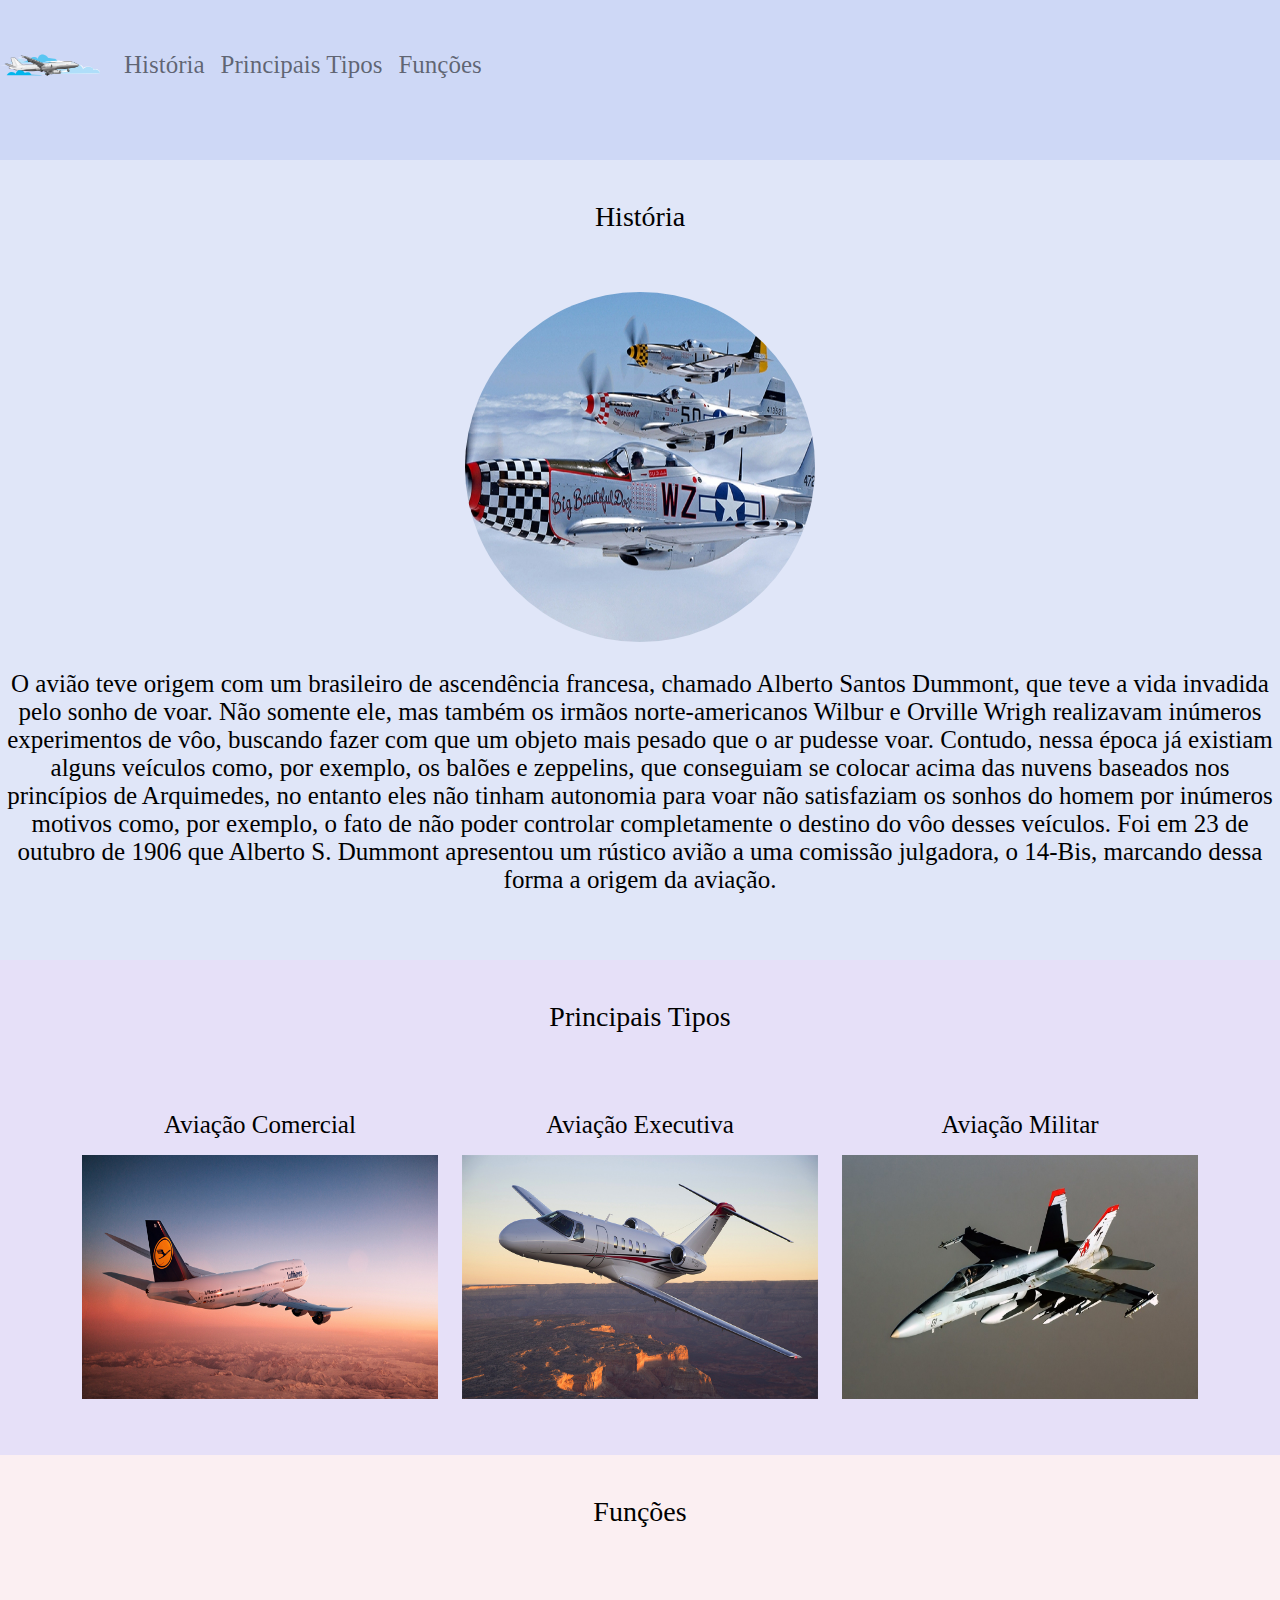
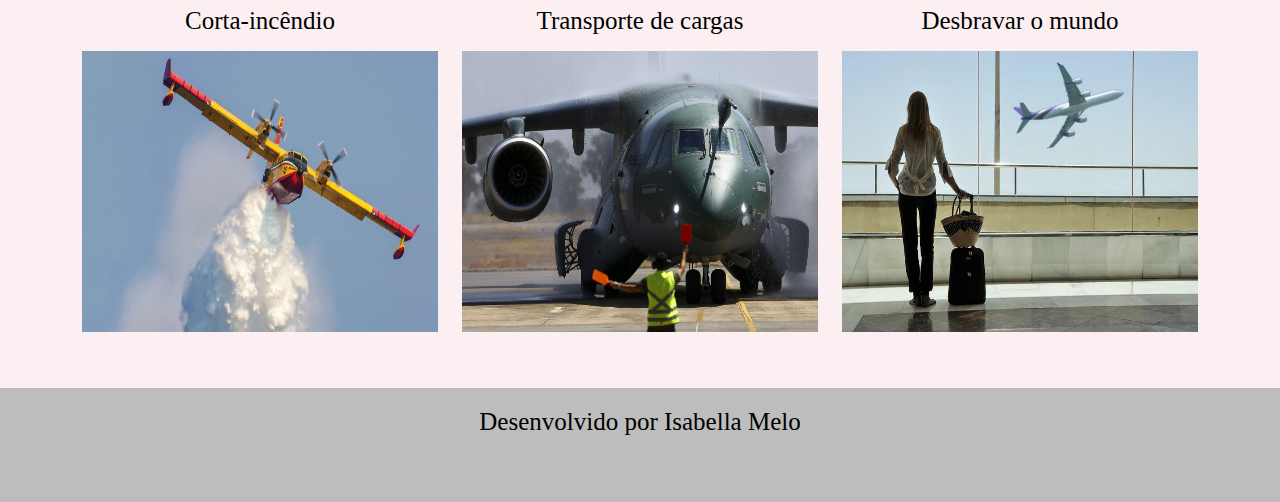
<file: guia-avioes/index.html>
<!DOCTYPE html>
<html lang="pt-br">
    <head>
        <title>Guia dos Aviões</title>
        <meta charset="utf-8">
        <link rel="stylesheet" type="text/css" href="bootstrap/css/bootstrap.min.css">
        <link rel="stylesheet" type="text/css" href="css/style.css">
    </head>
    <body>
        <nav class="navbar navbar-expand-lg navbar-light margin">
            <a class="navbar-brand" href="#">
                <img src="img/—Pngtree—comercial air plane_3711718.png" alt="" width="100" height="80">
            </a>
            <div class="collapse navbar-collapse">
                <ul class="navbar-nav">
                    <li class="nav-item">
                        <a class="nav-link" aria-current="page" href="#historia">História</a>
                    </li>
                    <li class="nav-item">
                        <a class="nav-link" aria-current="page" href="#principais-tipos">Principais Tipos</a>
                    </li>
                    <li class="nav-item">
                        <a class="nav-link" aria-current="page" href="#funcoes">Funções</a>
                    </li>
                </ul>
            </div>
        </nav>
        <section id="historia">
            <div class="container-fluif historia text-center margin">
                <h3 class="margin">História</h3>
                <img src="img/Pilatus PC-12NG.jpg" class="rounded-circle" width="350" height="350">
                <p> <br/> O avião teve origem com um brasileiro de ascendência francesa, chamado Alberto Santos Dummont, que teve a vida invadida pelo sonho de voar. Não somente ele, mas também os irmãos norte-americanos Wilbur e Orville Wrigh realizavam inúmeros experimentos de vôo, buscando fazer com que um objeto mais pesado que o ar pudesse voar. Contudo, nessa época já existiam alguns veículos como, por exemplo, os balões e zeppelins, que conseguiam se colocar acima das nuvens baseados nos princípios de Arquimedes, no entanto eles não tinham autonomia para voar não satisfaziam os sonhos do homem por inúmeros motivos como, por exemplo, o fato de não poder controlar completamente o destino do vôo desses veículos. Foi em 23 de outubro de 1906 que Alberto S. Dummont apresentou um rústico avião a uma comissão julgadora, o 14-Bis, marcando dessa forma a origem da aviação.</p>
            </div>
        </section>
        <section id="principais-tipos">
            <div class="container-fluif principais-tipos text-center margin">
                <h3 class="margin">Principais Tipos</h3>
                <div class="container margin">
                    <div class="row">
                        <div class="col-lg-4">
                            <p>Aviação Comercial</p>
                            <img src="img/Comerciaç.jpg" width="100%" height="100%">
                        </div>
                        <div class="col-lg-4">
                            <p>Aviação Executiva</p>
                            <img src="img/executivo.jpg" width="100%" height="100%">
                        </div>
                        <div class="col-lg-4">
                            <p>Aviação Militar</p>
                            <img src="img/militar.jpg" width="100%" height="100%">
                        </div>
                    </div>

                </div>
            </div>
        </section>
        <section id="funcoes">
            <div class="container-fluid text-center margin funcoes">
                <h3 class="margin">Funções</h3>
                <div class="container margin">
                    <div class="row">
                        <div class="col-lg-4">
                            <p>Corta-incêndio</p>
                            <img src="img/bombeiros.jpg" width="100%" height="100%">
                        </div>
                        <div class="col-lg-4">
                            <p>Transporte de cargas</p>
                            <img src="img/transporte-cargas.jpg" width="100%" height="100%"> 
                        </div>
                        <div class="col-lg-4">
                            <p>Desbravar o mundo</p>
                            <img src="img/viagens.jpg" width="100%" height="100%">
                        </div>
                    </div>
                </div>
            </div>   
        </section>

        <footer class="container-fluif footer text-center margin">
            <p>Desenvolvido por Isabella Melo</p>
        </footer>
    </body>

</html>
</file>
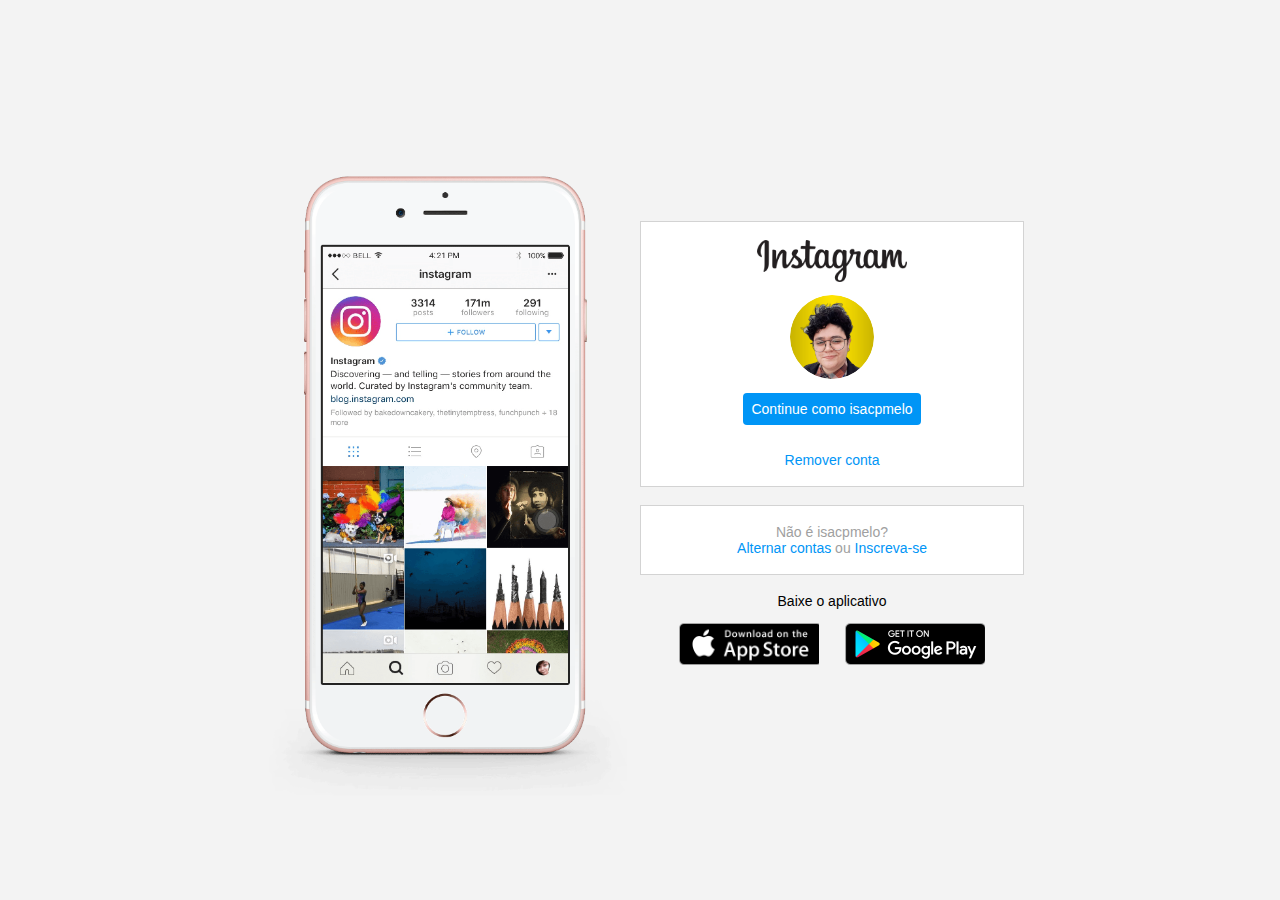
<file: Landing Page Instagram/index.html>
<!DOCTYPE html>
<html lang="en">
<head>
    <meta charset="UTF-8">
    <meta http-equiv="X-UA-Compatible" content="IE=edge">
    <meta name="viewport" content="width=device-width, initial-scale=1.0">
    <link rel="stylesheet" href="style.css">
    <title>Instagram</title>
</head>
<body>
    <div class="instagram-wrapper">
        <div class="instagram-phone">
            <img src="img/instagram-celular.png" alt="">
        </div>
        <div class="instagram-continue">
            <div class="group">
                <img src="img/instagram-logo.png" class="instagram-logo" alt="Instagram Logo">
                <div class="profile-photo">
                    <img src="img/profile-pic.png" alt="Foto de Perfil">
                </div>
                <a href="#" class="instagram-login">Continue como isacpmelo</a>
                <a href="#" class="instagram-logout">Remover conta</a>
            </div>
            <div class="group">
                <p class="not-account"> 
                    Não é isacpmelo?
                </p>
                <p class="not-account"> 
                    <span class="link-blue">Alternar contas</span>
                    ou 
                    <span class="link-blue">Inscreva-se</span>
                </p>
            </div>
            <div class="get-the-app">
                <p class="get-app">Baixe o aplicativo</p>
                <div class="download">
                    <a href="#" class="app-download"></a>
                    <a href="#" class="app-download"></a>
                </div>
            </div>
        </div>
    </div>
</body>
</html>
</file>
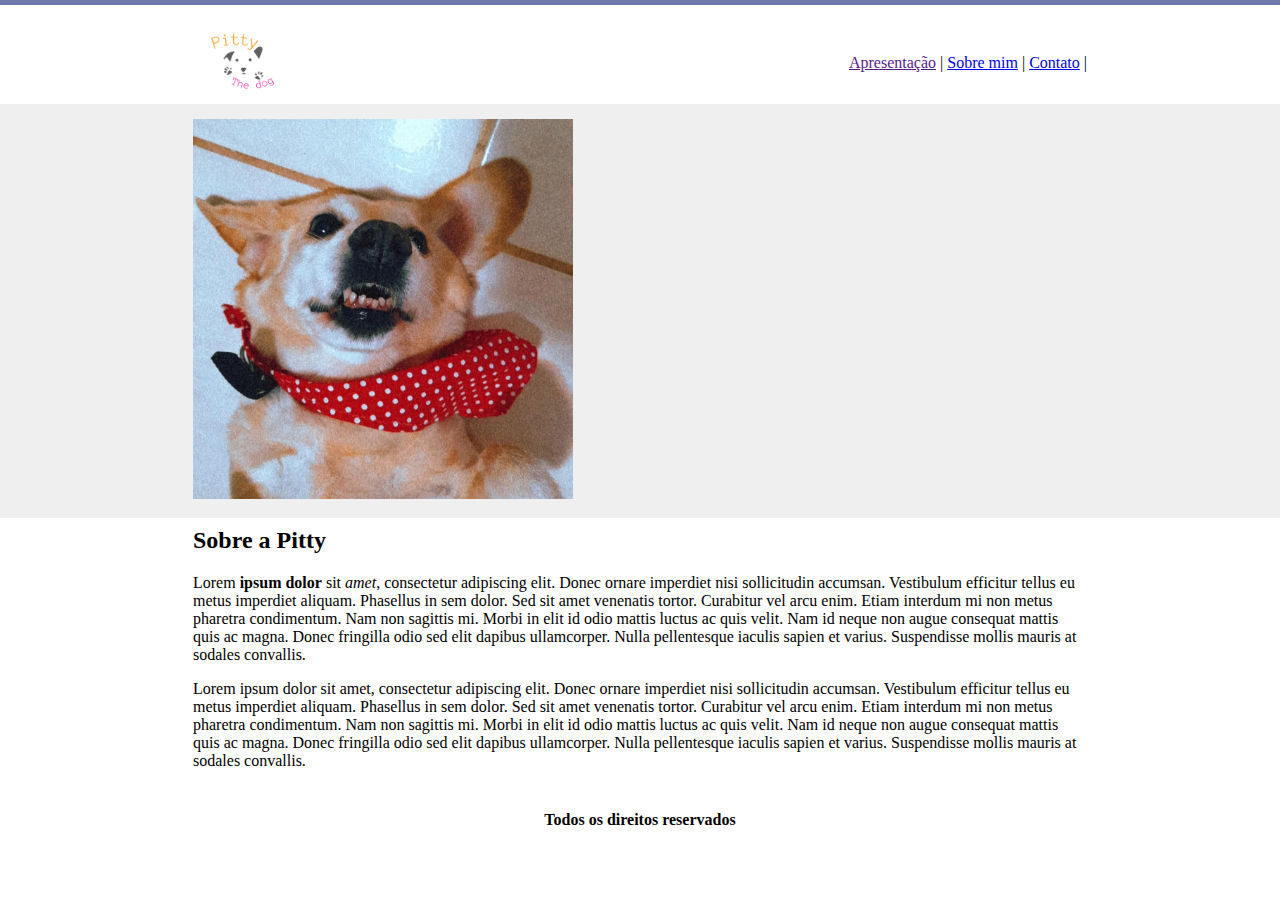
<file: pitty-the-dog-html/index.html>
<!DOCTYPE html>
<html lang="en">
    <head>
        <meta charset="UTF-8">
        <meta http-equiv="X-UA-Compatible" content="IE=edge">
        <meta name="viewport" content="width=device-width, initial-scale=1.0">
        <title>Pitty - The Dog</title>
    </head>
    <body background="img/fundo.png">
        <table border="0" width="900" align="center">
            <tr>
            <td height="89"><img src="img/logo.png" height="100" alt=""></td>  
                <td align="right">
                    <a href="">Apresentação</a> |
                    <a href="sobre-mim.html">Sobre mim</a> |
                    <a href="contato.html">Contato</a> |
                </td>  
            </tr>
            <tr>
                <td colspan="2">
                    <img src="img/capa.jpg" height="380" alt="">
                </td>
            </tr>
            <tr>
                <td colspan="2">
                    <h2>Sobre a Pitty</h2>
                    <p>
                        Lorem <strong>ipsum dolor</strong> sit    <em>amet</em>, consectetur adipiscing elit. Donec ornare imperdiet nisi sollicitudin accumsan. Vestibulum efficitur tellus eu metus imperdiet aliquam. Phasellus in sem dolor. Sed sit amet venenatis tortor. Curabitur vel arcu enim. Etiam interdum mi non metus pharetra condimentum. Nam non sagittis mi. Morbi in elit id odio mattis luctus ac quis velit. Nam id neque non augue consequat mattis quis ac magna. Donec fringilla odio sed elit dapibus ullamcorper. Nulla pellentesque iaculis sapien et varius. Suspendisse mollis mauris at sodales convallis.
                    </p>
                    <p>
                        Lorem ipsum dolor sit amet, consectetur adipiscing elit. Donec ornare imperdiet nisi sollicitudin accumsan. Vestibulum efficitur tellus eu metus imperdiet aliquam. Phasellus in sem dolor. Sed sit amet venenatis tortor. Curabitur vel arcu enim. Etiam interdum mi non metus pharetra condimentum. Nam non sagittis mi. Morbi in elit id odio mattis luctus ac quis velit. Nam id neque non augue consequat mattis quis ac magna. Donec fringilla odio sed elit dapibus ullamcorper. Nulla pellentesque iaculis sapien et varius. Suspendisse mollis mauris at sodales convallis.
                    </p>
                </td>
            </tr>  
            <tr>
                <td colspan="2" align="center">
                    <h4>Todos os direitos reservados</h4>
                </td>
            </tr>                      
        </table>
    </body>
</html>
</file>
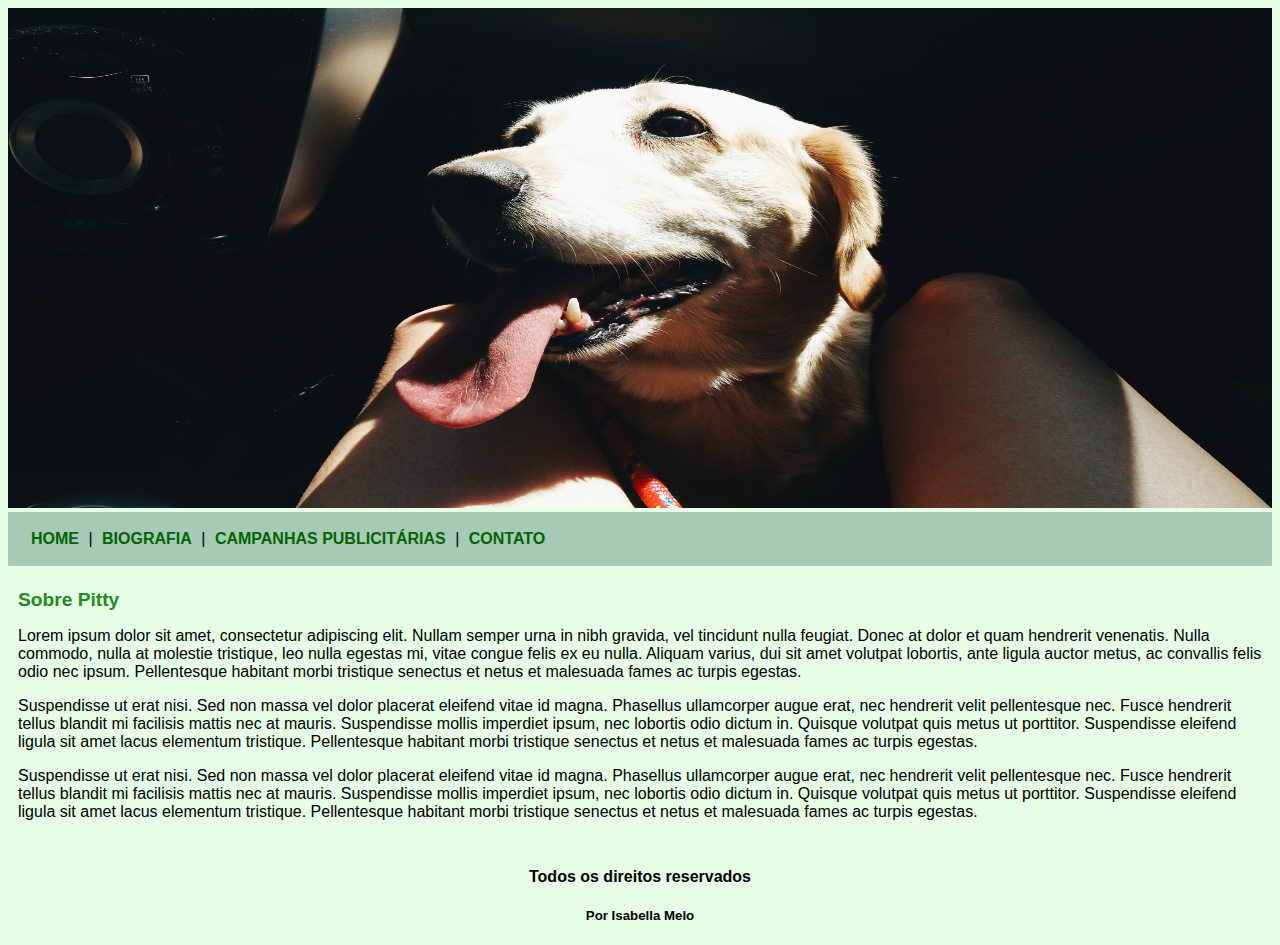
<file: pitty-the-model/index.html>
<!DOCTYPE html>
<html lang="en">
<head>
    <meta charset="UTF-8">
    <meta http-equiv="X-UA-Compatible" content="IE=edge">
    <meta name="viewport" content="width=device-width, initial-scale=1.0">
    <link rel="stylesheet" href="style.css">
    <title>Pitty - Top Model</title>
</head>
<body>
    <div id="principal">
        <img src="img/capa.jpg" width="100%" height="500px" alt="">
        <div id="menu">
            <a href="index.html">HOME</a> |
            <a href="biografia.html">BIOGRAFIA</a> |
            <a href="campanhas-publicitarias.html">CAMPANHAS PUBLICITÁRIAS</a> |
            <a href="contato.html">CONTATO</a>
        </div>
        <div id="conteudo"> <!--Início Conteúdo-->
            <H1>Sobre Pitty</H1>
            <p>
                Lorem ipsum dolor sit amet, consectetur adipiscing elit. Nullam semper urna in nibh gravida, vel tincidunt nulla feugiat. Donec at dolor et quam hendrerit venenatis. Nulla commodo, nulla at molestie tristique, leo nulla egestas mi, vitae congue felis ex eu nulla. Aliquam varius, dui sit amet volutpat lobortis, ante ligula auctor metus, ac convallis felis odio nec ipsum. Pellentesque habitant morbi tristique senectus et netus et malesuada fames ac turpis egestas. 
            </p>
            <p>
                Suspendisse ut erat nisi. Sed non massa vel dolor placerat eleifend vitae id magna. Phasellus ullamcorper augue erat, nec hendrerit velit pellentesque nec. Fusce hendrerit tellus blandit mi facilisis mattis nec at mauris. Suspendisse mollis imperdiet ipsum, nec lobortis odio dictum in. Quisque volutpat quis metus ut porttitor. Suspendisse eleifend ligula sit amet lacus elementum tristique. Pellentesque habitant morbi tristique senectus et netus et malesuada fames ac turpis egestas. 
            </p>
            <p>
                Suspendisse ut erat nisi. Sed non massa vel dolor placerat eleifend vitae id magna. Phasellus ullamcorper augue erat, nec hendrerit velit pellentesque nec. Fusce hendrerit tellus blandit mi facilisis mattis nec at mauris. Suspendisse mollis imperdiet ipsum, nec lobortis odio dictum in. Quisque volutpat quis metus ut porttitor. Suspendisse eleifend ligula sit amet lacus elementum tristique. Pellentesque habitant morbi tristique senectus et netus et malesuada fames ac turpis egestas. 
            </p>
        </div> <!--Fim Conteúdo-->
        <footer class="centralizar"> 
            <h4 >Todos os direitos reservados</h4> 
            <h5>Por Isabella Melo</h5>
        </footer>
    </div>

</body>
</html>
</file>
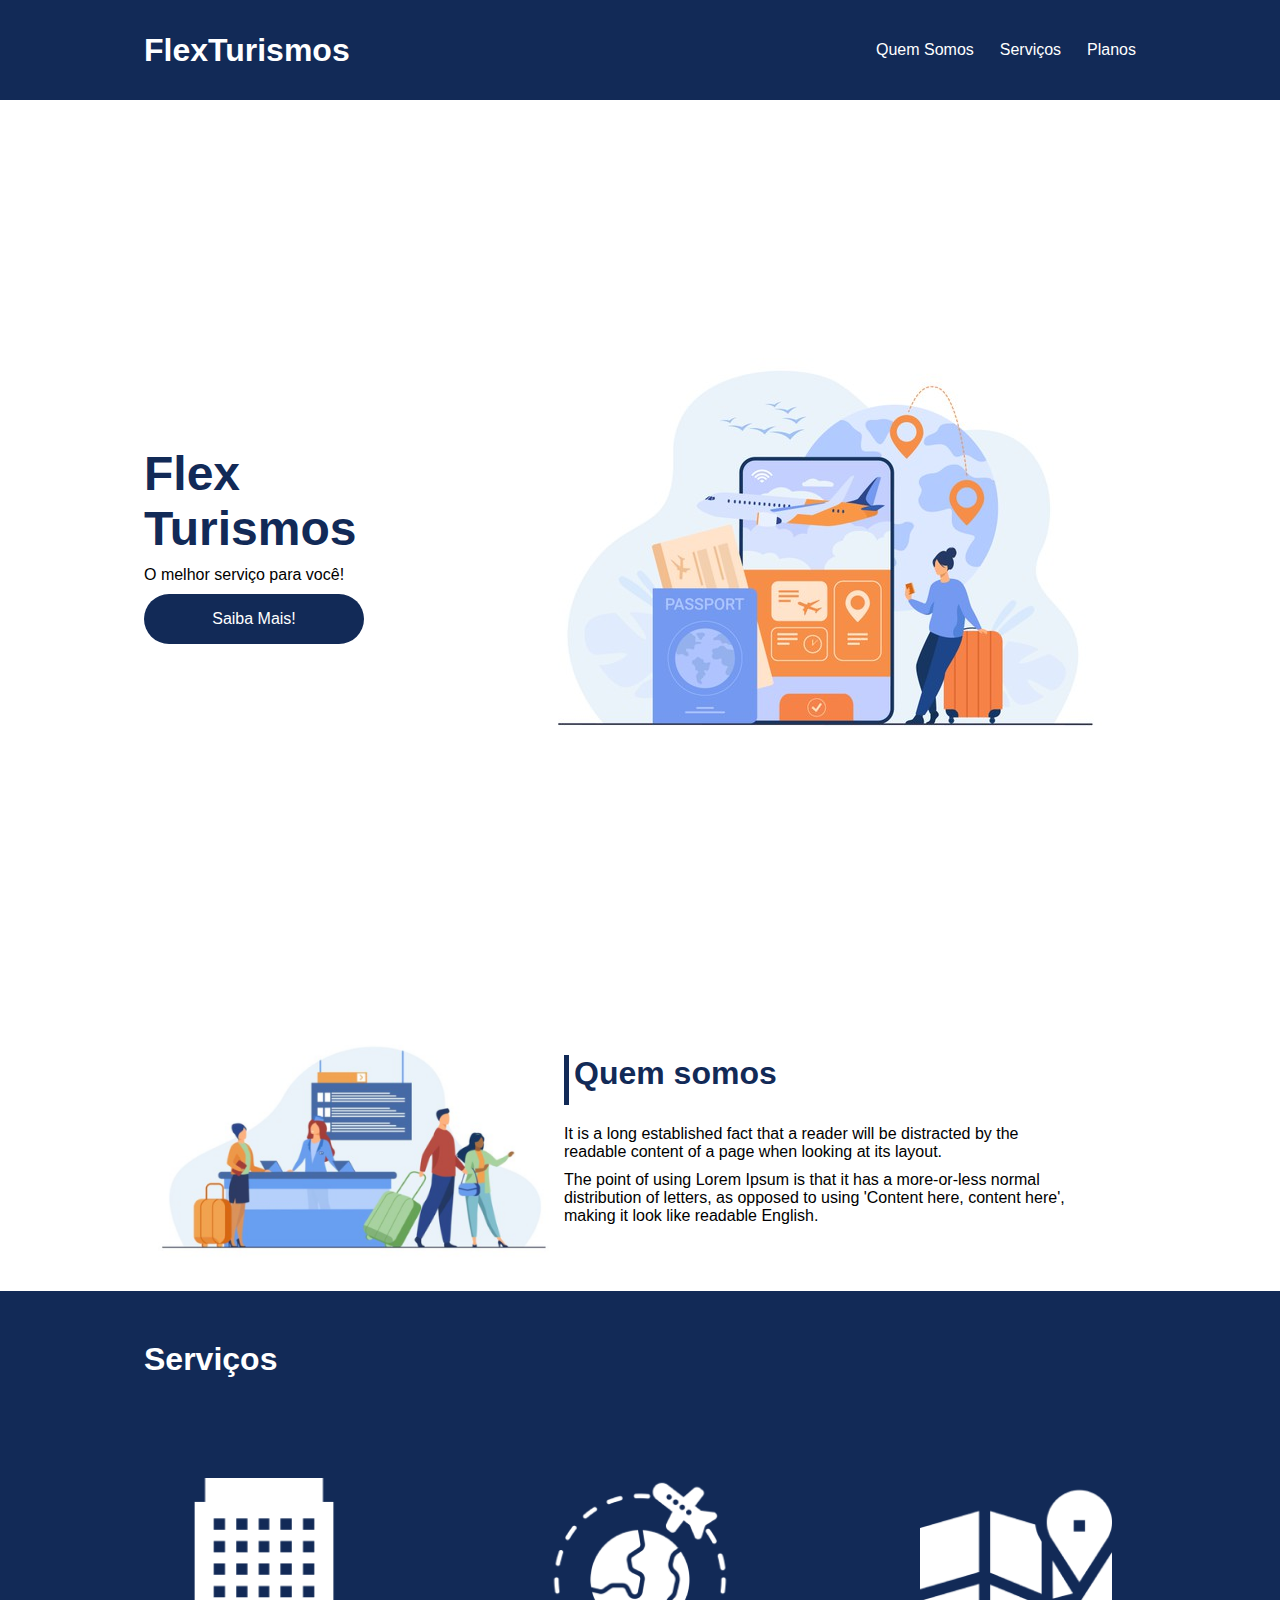
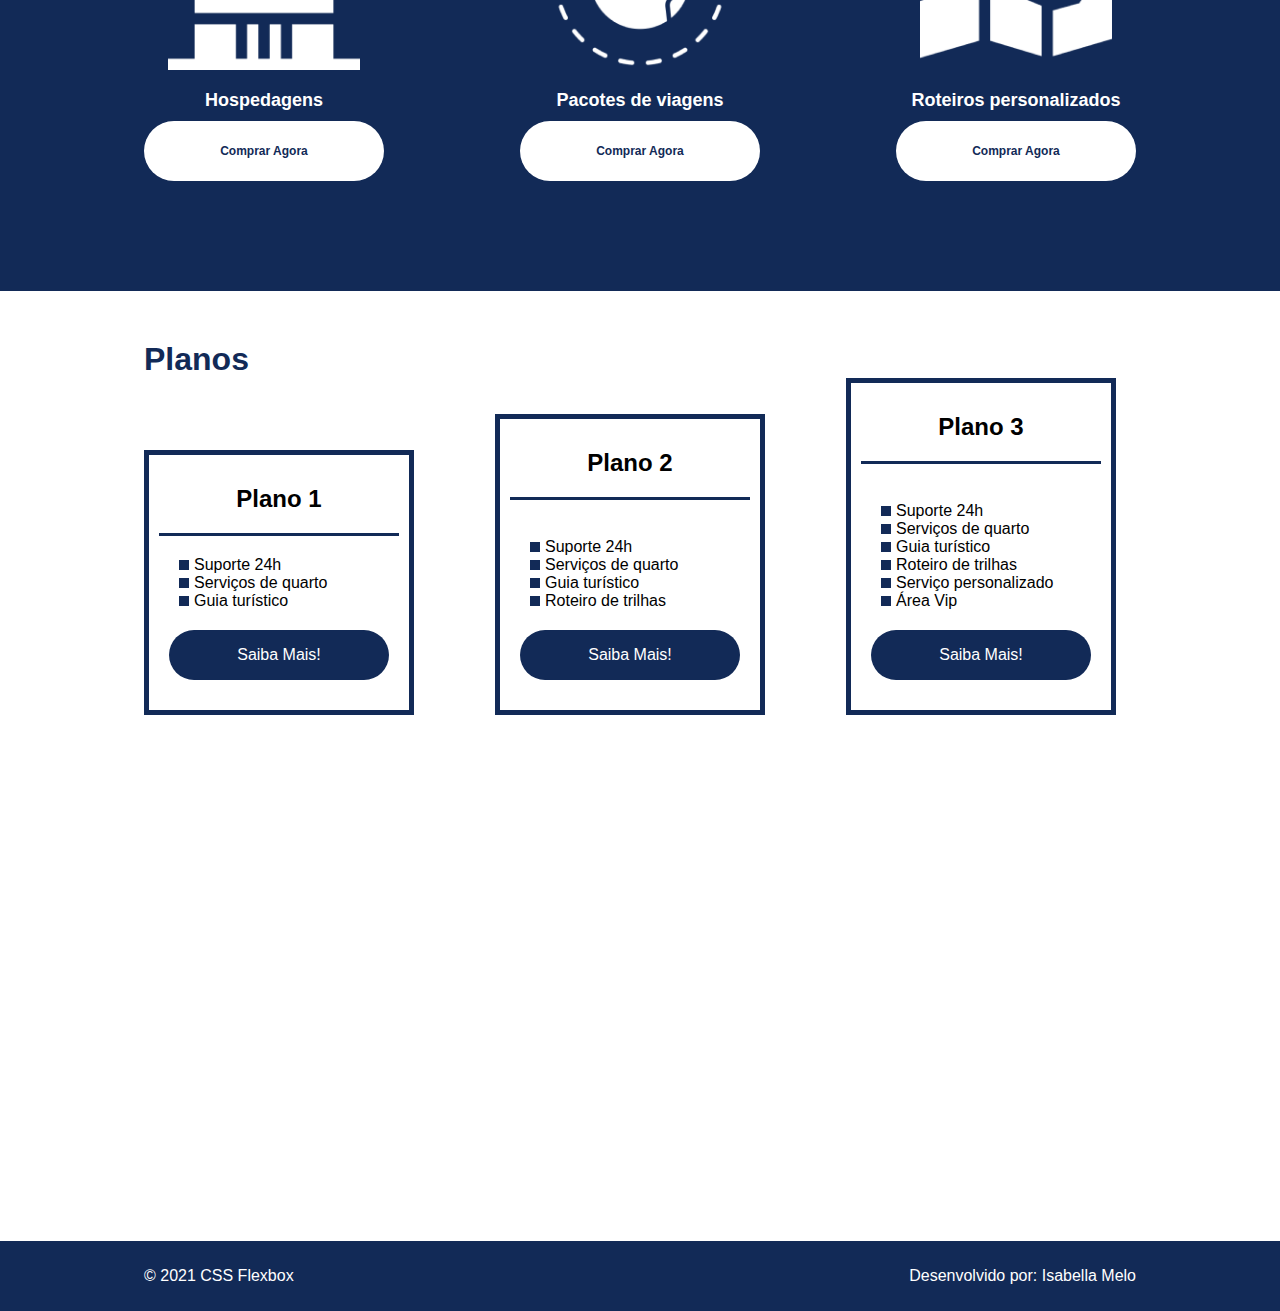
<file: Posicionando Elementos com Flexbox em CSS/flex-projeto/index.html>
<!DOCTYPE html>
<html lang="pt-br">
<head>
    <meta charset="UTF-8">
    <meta name="viewport" content="width=device-width, initial-scale=1.0">
    <title>Flex Turismos</title>
    <link rel="stylesheet" href="./style.css">
</head>
<body>
    <header>
        <div class="flex-container menu">
            <div>
                <h1>FlexTurismos</h1>
            </div>
            <ul class="list-items">
                <li><a href="#quem-somos">Quem Somos</a></li>
                <li><a href="#servicos">Serviços</a></li>
                <li><a href="#planos">Planos</a></li>
            </ul>
        </div>
    </header>

    <div class="flex-container apresentacao">
        <div class="texto-apresentacao">
            <h1>Flex <br>Turismos</h1>
            <p>O melhor serviço para você!</p>
            <a href="" class="btn">Saiba Mais!</a>
        </div>

        <div>
            <div><img src="./images/0-main.png" alt="banner de apresentação"></div>
        </div>
    </div>

    <div class="flex-container" id="quem-somos">
        <div>
            <h2>Quem somos</h2>
            <p>It is a long established fact that a reader will be distracted by the readable content of a page when looking at its layout. </p>
            <p>The point of using Lorem Ipsum is that it has a more-or-less normal distribution of letters, as opposed to using 'Content here, content here', making it look like readable English.</p>
        </div>
        
        <div>
            <img src="./images/1-quem-somos.png" alt="balcão de atendimento">
        </div>     
    </div>
    <div class="container-externo">
        <div class="flex-container" id="servicos">
            <div>
                <h2>Serviços</h2>
            </div>

            <div class="list-servicos">
                <div class="item-servico">
                    <div><img src="./images/icon-2.png" alt="hospedagens"></div>
                    <p>Hospedagens</p>
                    <a href="#" class="btn">Comprar Agora</a>
                </div>

                <div class="item-servico">
                    <div><img src="./images/icon-1.png" alt="pacote de viagens"></div>
                    <p>Pacotes de viagens</p>
                    <a href="#" class="btn">Comprar Agora</a>
                </div>

                <div class="item-servico">
                    <div><img src="./images/icon-3.png" alt="roteiros personalizados"></div>
                    <p>Roteiros personalizados</p>
                    <a href="#" class="btn">Comprar Agora</a>
                </div>

            </div>
        </div>
    </div>
        
    <div class="flex-container" id="planos">

        <div><h2>Planos</h2></div>

        <div class="list-planos">
            <div class="item-planos">
                <h3>Plano 1</h3>
                <ul>
                    <li>Suporte 24h</li>
                    <li>Serviços de quarto</li>
                    <li>Guia turístico</li>
                </ul>
                <a href="#" class="btn">Saiba Mais!</a>
            </div>

            <div class="item-planos">
                <h3>Plano 2</h3>
                <br>
                <ul>
                    <li>Suporte 24h</li>
                    <li>Serviços de quarto</li>
                    <li>Guia turístico</li>
                    <li>Roteiro de trilhas</li>
                </ul>
                <a href="#" class="btn">Saiba Mais!</a>
            </div>

            <div class="item-planos">
                <h3>Plano 3</h3>
                <br>
                <ul>
                    <li>Suporte 24h</li>
                    <li>Serviços de quarto</li>
                    <li>Guia turístico</li>
                    <li>Roteiro de trilhas</li>
                    <li>Serviço personalizado</li>
                    <li>Área Vip</li>
                </ul>
                <a href="#" class="btn">Saiba Mais!</a>
            </div>
        </div>
    </div>

    <footer>
        <div class="flex-container footer">
            <p>&copy; 2021 CSS Flexbox</p>
            <p>Desenvolvido por: Isabella Melo</p>
        </div>
    </footer>
</body>
</html>
</file>
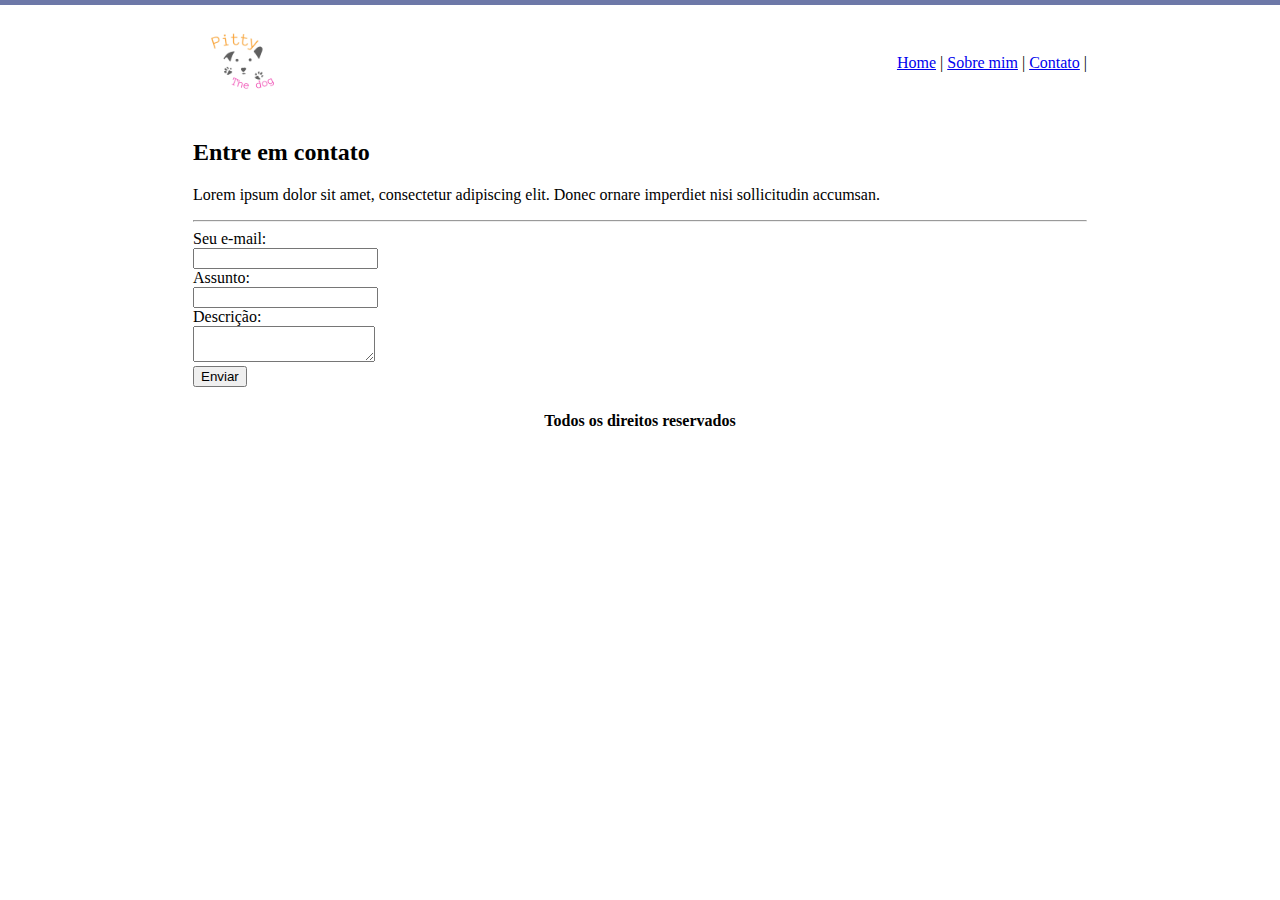
<file: pitty-the-dog-html/contato.html>
<!DOCTYPE html>
<html lang="en">
    <head>
        <meta charset="UTF-8">
        <meta http-equiv="X-UA-Compatible" content="IE=edge">
        <meta name="viewport" content="width=device-width, initial-scale=1.0">
        <title>Contato</title>
    </head>
    <body background="img/fundo2.png">
        <table border="0" width="900" align="center">
            <tr>
                <td height="89"><img src="img/logo.png" height="100" alt=""></td>  
                <td align="right">
                    <a href="index.html">Home</a> |
                    <a href="sobre-mim.html">Sobre mim</a> |
                    <a href="contato.html">Contato</a> |
                </td>  
            </tr>
            <tr>
                <td colspan="2">
                    <h2>Entre em contato</h2>
                    <p>
                        Lorem ipsum dolor sit amet, consectetur adipiscing elit. Donec ornare imperdiet nisi sollicitudin accumsan.
                    </p>
                    <hr>

                    <form action="">
                        Seu e-mail: <br>
                        <input type="text" name="email"> <br>
                        Assunto: <br>
                        <input type="text" name="assunto"> <br>
                        Descrição: <br>
                        <textarea></textarea> <br>
                        <input type="submit" value="Enviar">

                    </form>

                </td>
            </tr>  
            <tr>
                <td colspan="2" align="center">
                    <h4>Todos os direitos reservados</h4>
                </td>
            </tr>                      
        </table>
    </body>
</html>
</file>
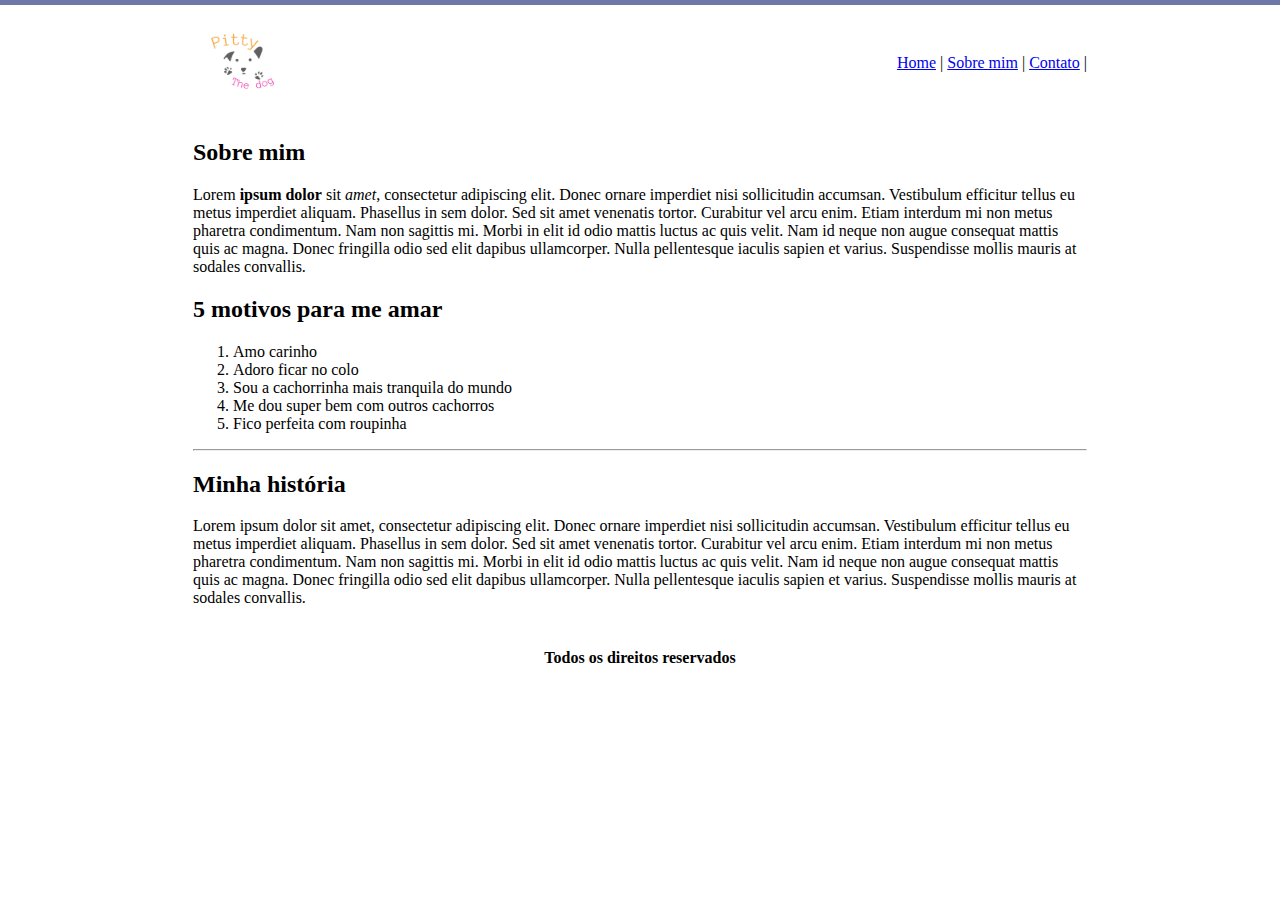
<file: pitty-the-dog-html/sobre-mim.html>
<!DOCTYPE html>
<html lang="en">
    <head>
        <meta charset="UTF-8">
        <meta http-equiv="X-UA-Compatible" content="IE=edge">
        <meta name="viewport" content="width=device-width, initial-scale=1.0">
        <title>Sobre mim</title>
    </head>
    <body background="img/fundo2.png">
        <table border="0" width="900" align="center">
            <tr>
                <td height="89"><img src="img/logo.png" height="100" alt=""></td>  
                <td align="right">
                    <a href="index.html">Home</a> |
                    <a href="sobre-mim.html">Sobre mim</a> |
                    <a href="contato.html">Contato</a> |
                </td>  
            </tr>
            <tr>
                <td colspan="2">
                    <h2>Sobre mim</h2>
                    <p>
                        Lorem <strong>ipsum dolor</strong> sit    <em>amet</em>, consectetur adipiscing elit. Donec ornare imperdiet nisi sollicitudin accumsan. Vestibulum efficitur tellus eu metus imperdiet aliquam. Phasellus in sem dolor. Sed sit amet venenatis tortor. Curabitur vel arcu enim. Etiam interdum mi non metus pharetra condimentum. Nam non sagittis mi. Morbi in elit id odio mattis luctus ac quis velit. Nam id neque non augue consequat mattis quis ac magna. Donec fringilla odio sed elit dapibus ullamcorper. Nulla pellentesque iaculis sapien et varius. Suspendisse mollis mauris at sodales convallis.
                    </p>
                    <h2>5 motivos para me amar</h2>
                    <ol>
                        <li>Amo carinho</li>
                        <li>Adoro ficar no colo</li>
                        <li>Sou a cachorrinha mais tranquila do mundo</li>
                        <li>Me dou super bem com outros cachorros</li>
                        <li>Fico perfeita com roupinha</li>
                    </ol>
                    <hr>
                    <h2>Minha história</h2>
                    <p>
                        Lorem ipsum dolor sit amet, consectetur adipiscing elit. Donec ornare imperdiet nisi sollicitudin accumsan. Vestibulum efficitur tellus eu metus imperdiet aliquam. Phasellus in sem dolor. Sed sit amet venenatis tortor. Curabitur vel arcu enim. Etiam interdum mi non metus pharetra condimentum. Nam non sagittis mi. Morbi in elit id odio mattis luctus ac quis velit. Nam id neque non augue consequat mattis quis ac magna. Donec fringilla odio sed elit dapibus ullamcorper. Nulla pellentesque iaculis sapien et varius. Suspendisse mollis mauris at sodales convallis.
                    </p>
                </td>
            </tr>  
            <tr>
                <td colspan="2" align="center">
                    <h4>Todos os direitos reservados</h4>
                </td>
            </tr>                      
        </table>
    </body>
</html>
</file>
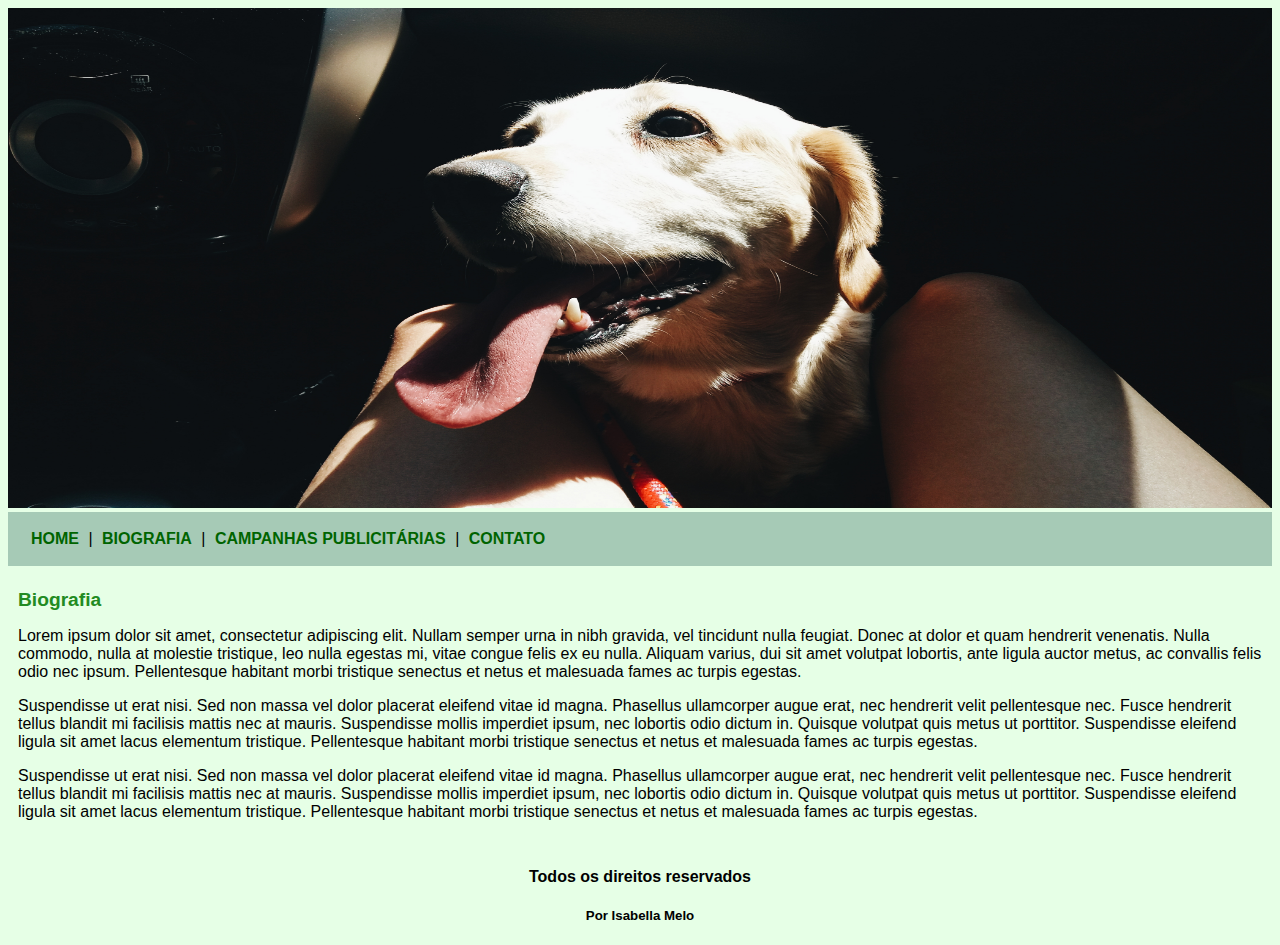
<file: pitty-the-model/biografia.html>
<!DOCTYPE html>
<html lang="en">
<head>
    <meta charset="UTF-8">
    <meta http-equiv="X-UA-Compatible" content="IE=edge">
    <meta name="viewport" content="width=device-width, initial-scale=1.0">
    <link rel="stylesheet" href="style.css">
    <title>Pitty - Biografia</title>
</head>
<body>
    <div id="principal">
        <img src="img/capa.jpg" width="100%" height="500px" alt="">
        <div id="menu">
            <a href="index.html">HOME</a> |
            <a href="biografia.html">BIOGRAFIA</a> |
            <a href="campanhas-publicitarias.html">CAMPANHAS PUBLICITÁRIAS</a> |
            <a href="contato.html">CONTATO</a>
        </div>
        <div id="conteudo"> <!--Início Conteúdo-->
            <H1> Biografia</H1>
            <p>
                Lorem ipsum dolor sit amet, consectetur adipiscing elit. Nullam semper urna in nibh gravida, vel tincidunt nulla feugiat. Donec at dolor et quam hendrerit venenatis. Nulla commodo, nulla at molestie tristique, leo nulla egestas mi, vitae congue felis ex eu nulla. Aliquam varius, dui sit amet volutpat lobortis, ante ligula auctor metus, ac convallis felis odio nec ipsum. Pellentesque habitant morbi tristique senectus et netus et malesuada fames ac turpis egestas. 
            </p>
            <p>
                Suspendisse ut erat nisi. Sed non massa vel dolor placerat eleifend vitae id magna. Phasellus ullamcorper augue erat, nec hendrerit velit pellentesque nec. Fusce hendrerit tellus blandit mi facilisis mattis nec at mauris. Suspendisse mollis imperdiet ipsum, nec lobortis odio dictum in. Quisque volutpat quis metus ut porttitor. Suspendisse eleifend ligula sit amet lacus elementum tristique. Pellentesque habitant morbi tristique senectus et netus et malesuada fames ac turpis egestas. 
            </p>
            <p>
                Suspendisse ut erat nisi. Sed non massa vel dolor placerat eleifend vitae id magna. Phasellus ullamcorper augue erat, nec hendrerit velit pellentesque nec. Fusce hendrerit tellus blandit mi facilisis mattis nec at mauris. Suspendisse mollis imperdiet ipsum, nec lobortis odio dictum in. Quisque volutpat quis metus ut porttitor. Suspendisse eleifend ligula sit amet lacus elementum tristique. Pellentesque habitant morbi tristique senectus et netus et malesuada fames ac turpis egestas. 
            </p>
        </div> <!--Fim Conteúdo-->
        <footer class="centralizar"> 
            <h4 >Todos os direitos reservados</h4> 
            <h5>Por Isabella Melo</h5>
        </footer>
    </div>

</body>
</html>
</file>
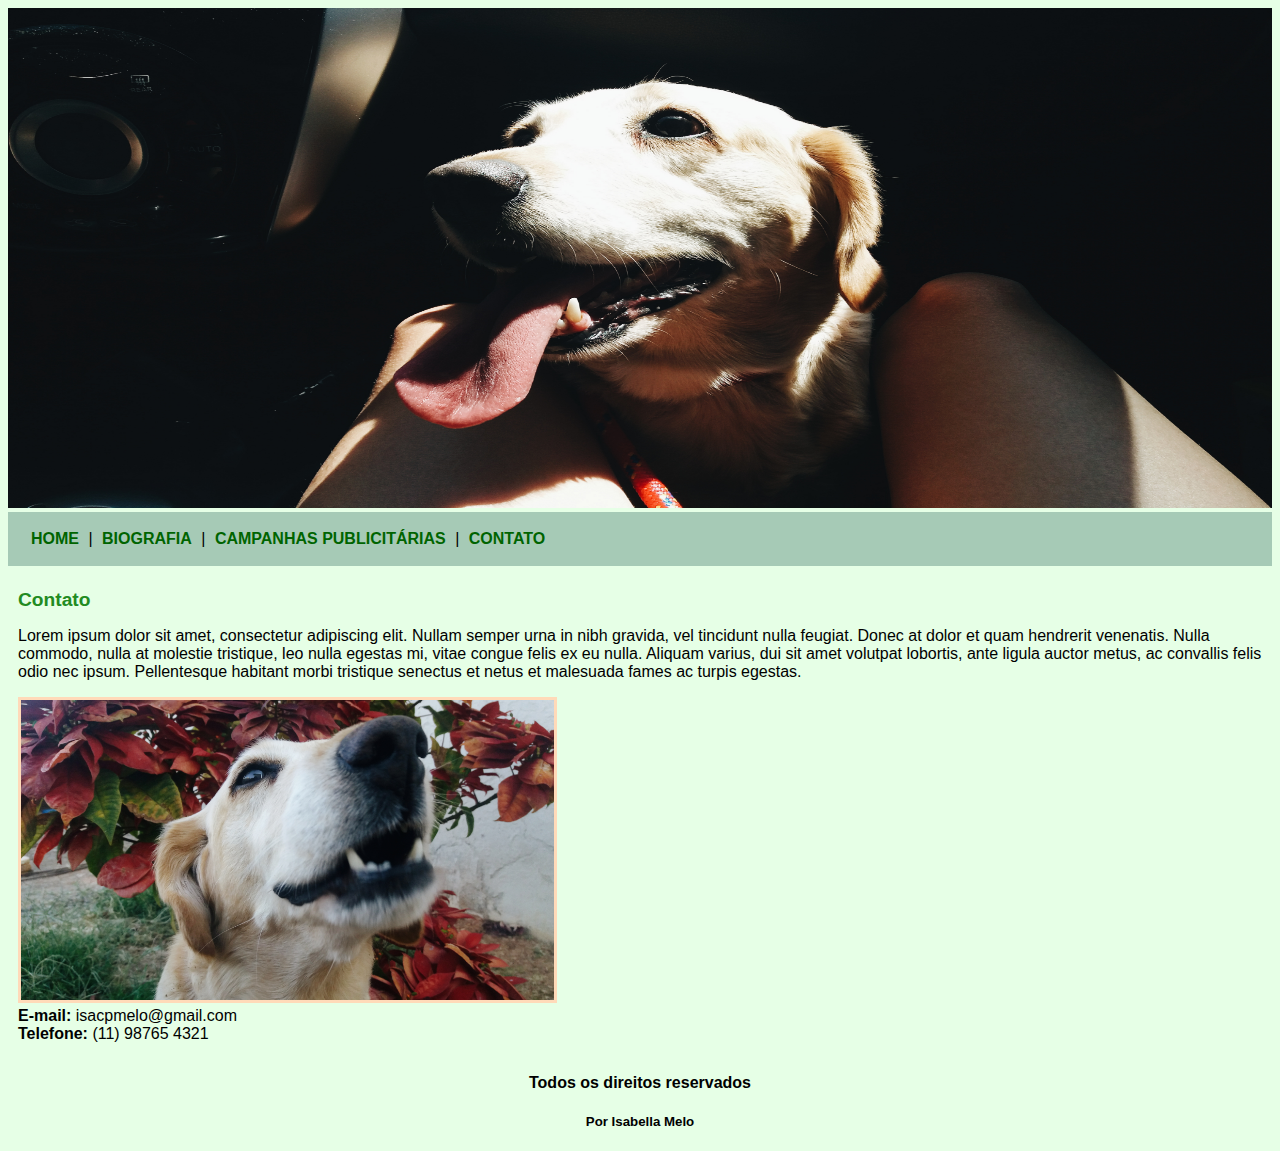
<file: pitty-the-model/contato.html>
<!DOCTYPE html>
<html lang="en">
<head>
    <meta charset="UTF-8">
    <meta http-equiv="X-UA-Compatible" content="IE=edge">
    <meta name="viewport" content="width=device-width, initial-scale=1.0">
    <link rel="stylesheet" href="style.css">
    <title>Pitty - Contato</title>
</head>
<body>
    <div id="principal">
        <img src="img/capa.jpg" width="100%" height="500px" alt="">
        <div id="menu">
            <a href="index.html">HOME</a> |
            <a href="biografia.html">BIOGRAFIA</a> |
            <a href="campanhas-publicitarias.html">CAMPANHAS PUBLICITÁRIAS</a> |
            <a href="contato.html">CONTATO</a>
        </div>
        <div id="conteudo"> <!--Início Conteúdo-->
            <H1>Contato</H1>
            <p>
                Lorem ipsum dolor sit amet, consectetur adipiscing elit. Nullam semper urna in nibh gravida, vel tincidunt nulla feugiat. Donec at dolor et quam hendrerit venenatis. Nulla commodo, nulla at molestie tristique, leo nulla egestas mi, vitae congue felis ex eu nulla. Aliquam varius, dui sit amet volutpat lobortis, ante ligula auctor metus, ac convallis felis odio nec ipsum. Pellentesque habitant morbi tristique senectus et netus et malesuada fames ac turpis egestas. 
            </p>
            <img src="img/foto4.jpg" height="300" class="imagens" alt=""> 
            <div>
               <strong>E-mail:</strong> isacpmelo@gmail.com <br>
               <strong>Telefone:</strong> 
                 (11) 98765 4321
            </div>    
        </div> <!--Fim Conteúdo-->
        <footer class="centralizar"> 
            <h4 >Todos os direitos reservados</h4> 
            <h5>Por Isabella Melo</h5>
        </footer>
    </div>

</body>
</html>
</file>
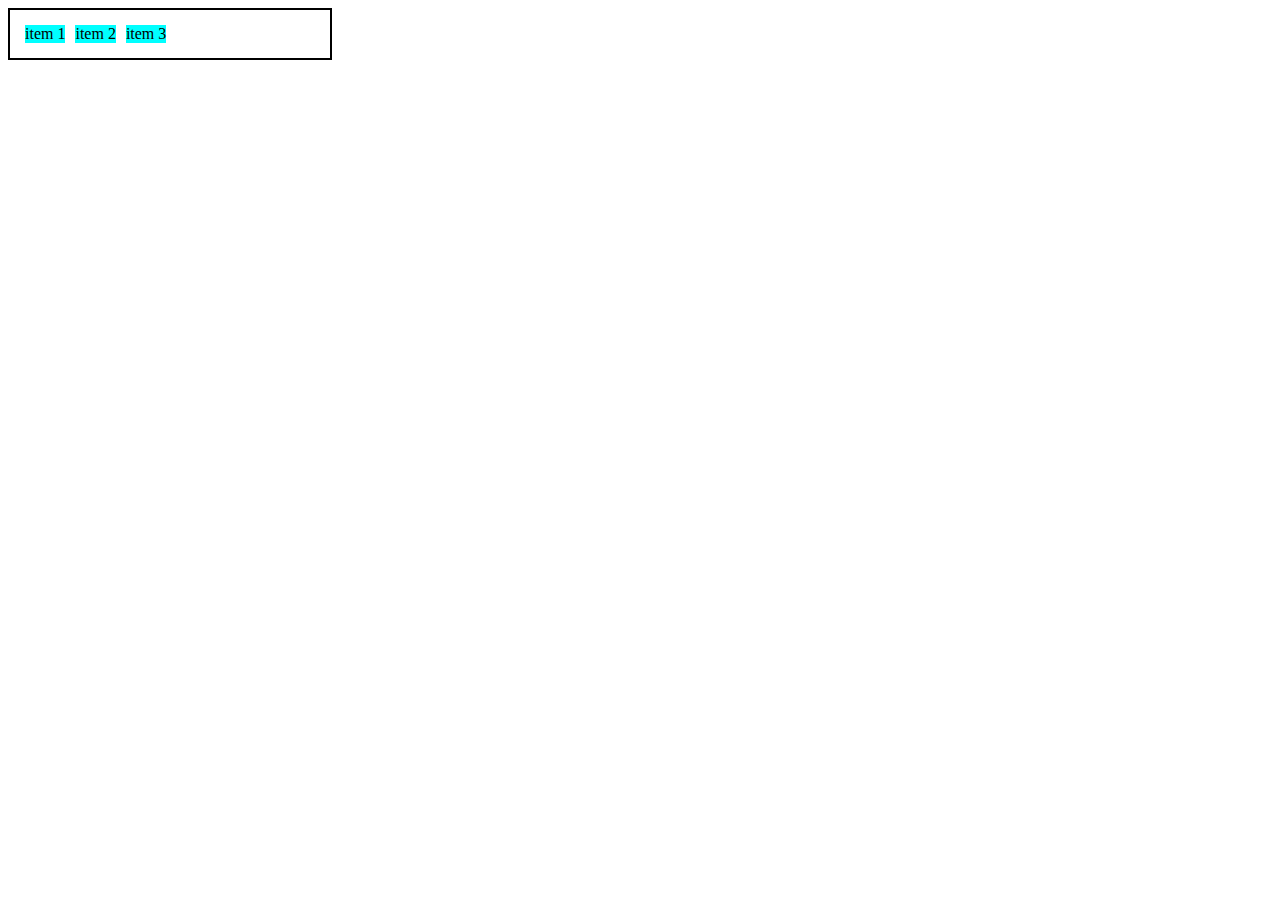
<file: Posicionando Elementos com Flexbox em CSS/0-display-flex.html>
<!DOCTYPE html>
<html lang="en">
<head>
    <meta charset="UTF-8">
    <meta http-equiv="X-UA-Compatible" content="IE=edge">
    <meta name="viewport" content="width=device-width, initial-scale=1.0">
    <title>Fundamentos - Display Flex</title>
    <style>
        .flex{
            max-width: 300px;
            padding: 10px;
            border: 2px solid black;
            display: flex;
        }
        .item{
            background-color: aqua;
            margin: 5px;
        }
    </style>
</head>
<body>
    <div class="flex">
        <div class="item">item 1</div>
        <div class="item">item 2</div>
        <div class="item">item 3</div>
    </div>
</body>
</html>
</file>
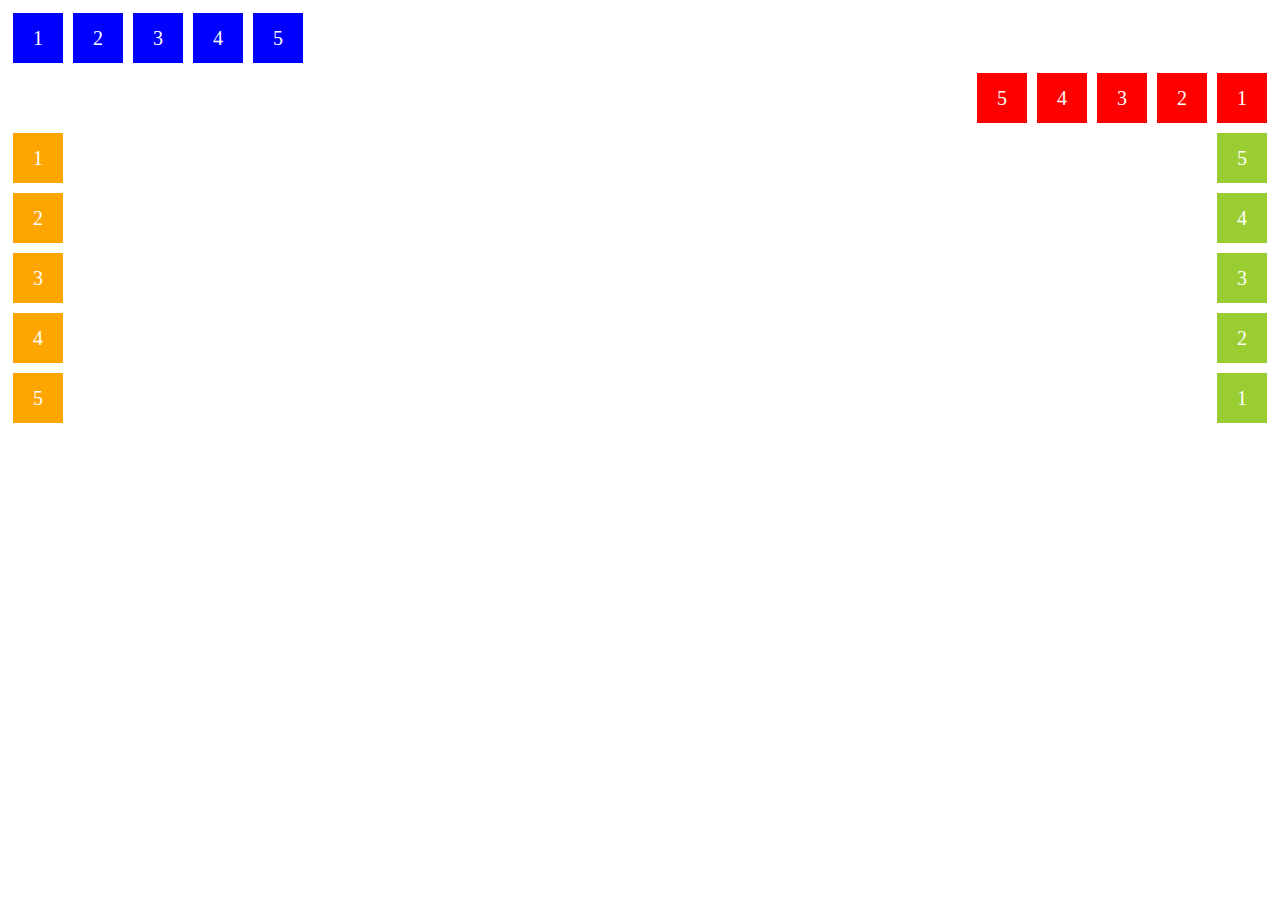
<file: Posicionando Elementos com Flexbox em CSS/1-flex-direction.html>
<!DOCTYPE html>
<html lang="en">
<head>
    <meta charset="UTF-8">
    <meta http-equiv="X-UA-Compatible" content="IE=edge">
    <meta name="viewport" content="width=device-width, initial-scale=1.0">
    <title>Fundamentos - Flex Direction</title>
    <style>
        .flex-container{
            margin: 0;
            padding: 0;
            display: flex;
            list-style: none;
        }
        .flex-item{
            background: blue;
            height: 50px;
            width: 50px;
            line-height: 50px;
            font-size: 20px;
            color: white;
            text-align: center;
            margin: 5px;
        }
        .row{
            flex-direction: row;
        }
        .row-reverse{
            flex-direction: row-reverse;
        }
        .row-reverse li{
            background-color: red;
        }
        .column{
            float: left;
            flex-direction: column;
        }
        .column li{
            background-color: orange;
        }
        .column-reverse{
            float: right;
            flex-direction: column-reverse;
        }
        .column-reverse li{
            background-color: yellowgreen;
        }
        
    </style>
</head>
<body>
   <ul class="flex-container row">
    <li class="flex-item">1</li>
    <li class="flex-item">2</li>
    <li class="flex-item">3</li>
    <li class="flex-item">4</li>
    <li class="flex-item">5</li>
   </ul>

   <ul class="flex-container row-reverse">
    <li class="flex-item">1</li>
    <li class="flex-item">2</li>
    <li class="flex-item">3</li>
    <li class="flex-item">4</li>
    <li class="flex-item">5</li>
   </ul>

   <ul class="flex-container column">
    <li class="flex-item">1</li>
    <li class="flex-item">2</li>
    <li class="flex-item">3</li>
    <li class="flex-item">4</li>
    <li class="flex-item">5</li>
   </ul>

   <ul class="flex-container column-reverse">
    <li class="flex-item">1</li>
    <li class="flex-item">2</li>
    <li class="flex-item">3</li>
    <li class="flex-item">4</li>
    <li class="flex-item">5</li>
   </ul>
</body>
</html>
</file>
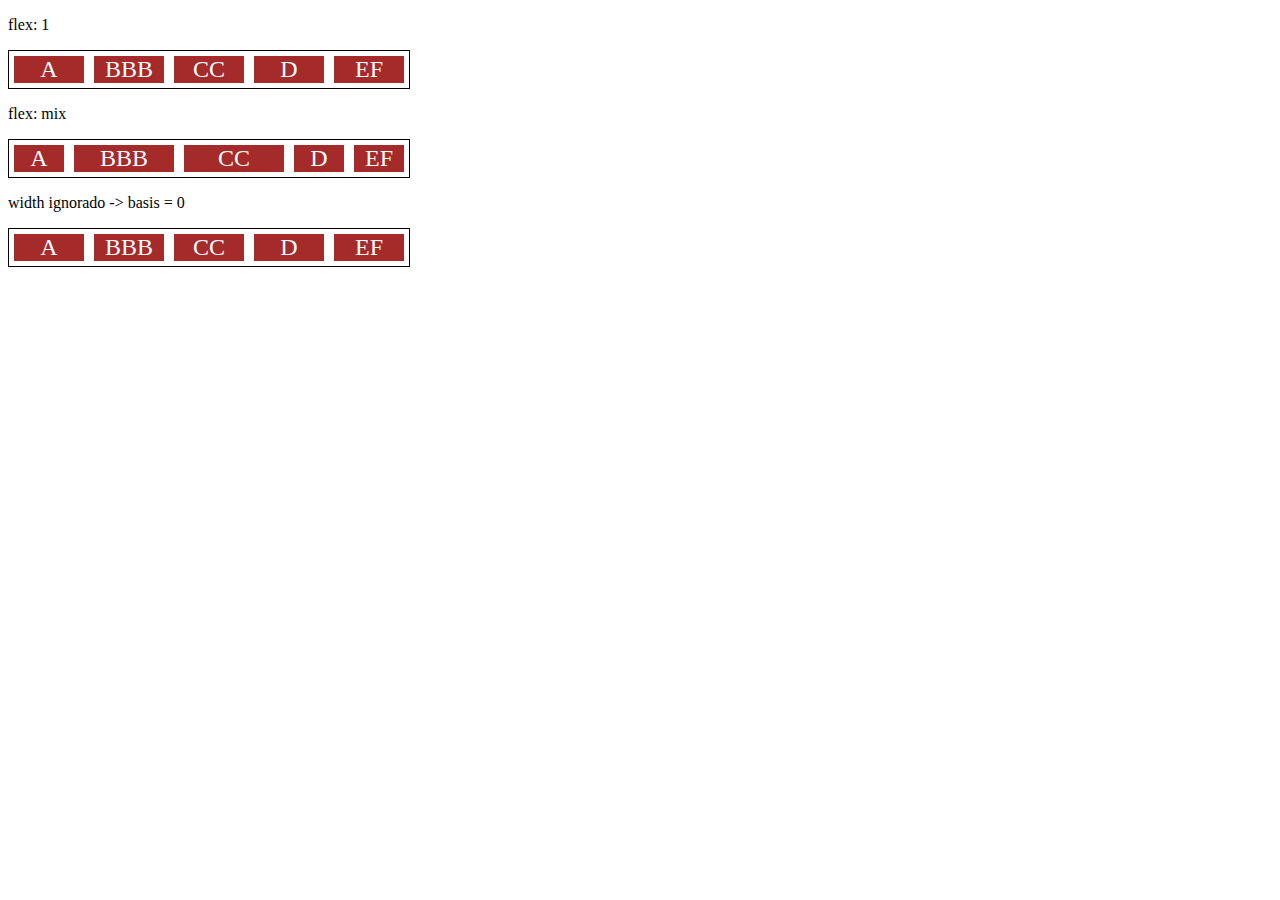
<file: Posicionando Elementos com Flexbox em CSS/10-flex.html>
<!DOCTYPE html>
<html lang="en">
<head>
    <meta charset="UTF-8">
    <meta name="viewport" content="width=device-width, initial-scale=1.0">
    <title>Fundamentos - flex</title>
    <style>
        .flex-container{
            display: flex;
            border: 1px solid black;
            max-width: 400px;
            margin-bottom: 10px;
        }

        .item{
            background-color: brown;
            color: white;
            font-size: 24px;
            text-align: center;
            margin: 5PX;
        }

        .flex-1{
            flex: 1; 
            /* grow = 1, shrink = 1, basis = 0 */
        }

        .largura{
            width: 200px;
            /* min-width: 250px; */
        }

        .flex-2{
            flex: 2; 
            /* grow = 2, shrink = 1, basis = 0 */
        }

    </style>
</head>
<body>
    <p>flex: 1</p>
    <div class="flex-container">
        <div class="item flex-1">A</div>
        <div class="item flex-1">BBB</div>
        <div class="item flex-1">CC</div>
        <div class="item flex-1">D</div>
        <div class="item flex-1">EF</div>
    </div>

    <p>flex: mix</p>
    <div class="flex-container">
        <div class="item flex-1">A</div>
        <div class="item flex-2">BBB</div>
        <div class="item flex-2">CC</div>
        <div class="item flex-1">D</div>
        <div class="item flex-1">EF</div>
    </div>

    <p>width ignorado -> basis = 0</p>

    <div class="flex-container">
        <div class="item flex-1 largura">A</div>
        <div class="item flex-1 largura">BBB</div>
        <div class="item flex-1 largura">CC</div>
        <div class="item flex-1 largura">D</div>
        <div class="item flex-1 largura">EF</div>
    </div>
</body>
</html>
</file>
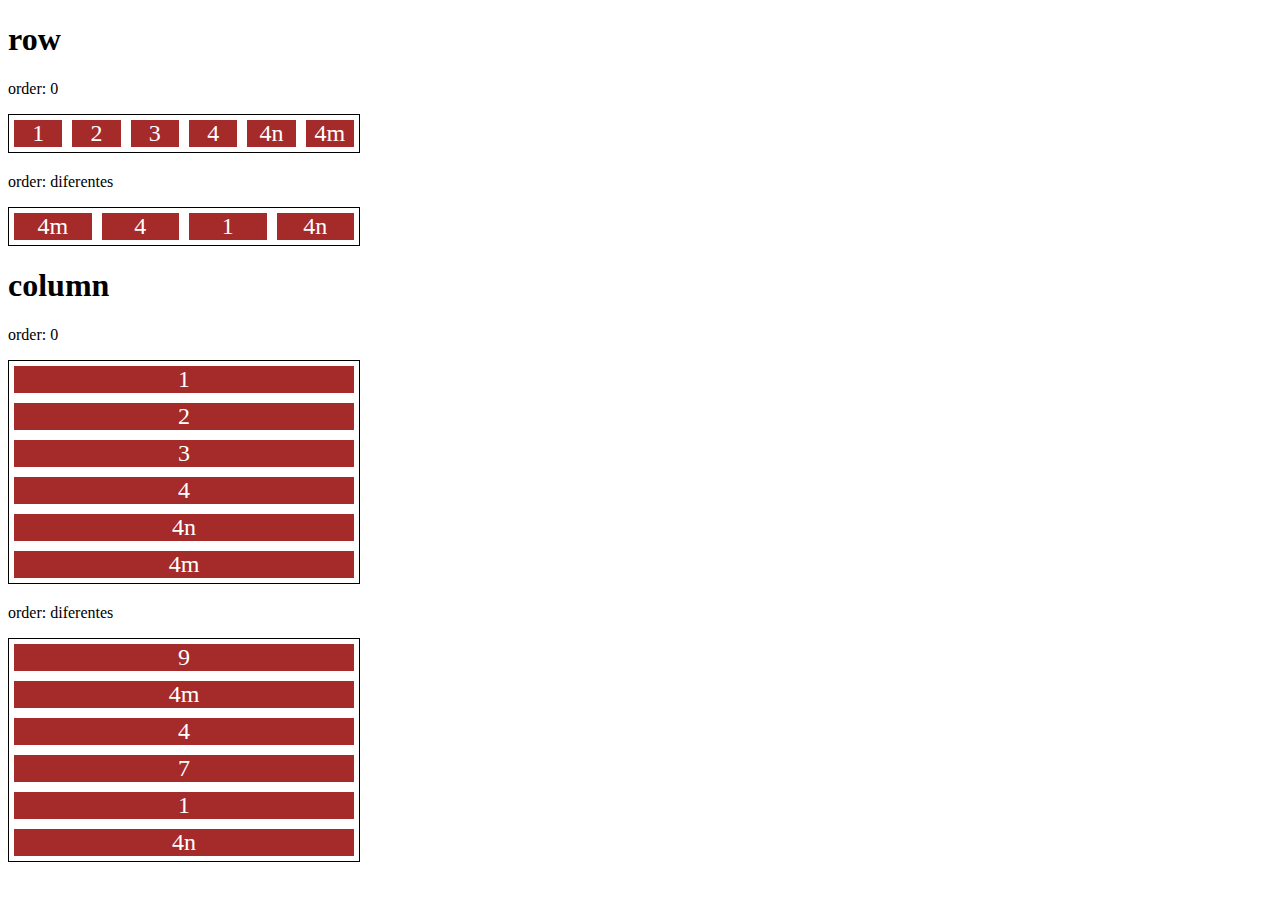
<file: Posicionando Elementos com Flexbox em CSS/11-order.html>
<!DOCTYPE html>
<html lang="en">
<head>
    <meta charset="UTF-8">
    <meta name="viewport" content="width=device-width, initial-scale=1.0">
    <title>Fundamentos - order</title>

    <style>
        .flex-container{
            display: flex;
            max-width: 350px;
            border: 1px solid black;
            margin-bottom: 20px;
        }

        .item{
            flex: 1;
            background: brown;
            color: white;
            text-align: center;
            font-size: 24px;
            margin: 5px;
        }
        .o1{
            order: 1;
        }

        .o2{
            order: 2;
        }

        .o3{
            order: 3;
        }

        .o4{
            order: 4;
        }

        .direction{
            flex-direction: column;
        }
    </style>
</head>
<body>
    <h1>row</h1>
    <p>order: 0</p>
    <div class="flex-container">
        <div class="item">1</div>
        <div class="item">2</div>
        <div class="item">3</div>
        <div class="item">4</div>
        <div class="item">4n</div>
        <div class="item">4m</div>
    </div>

    <p>order: diferentes</p>
    <div class="flex-container">
        <div class="item o3">1</div>
        <div class="item o2">4</div>
        <div class="item o3">4n</div>
        <div class="item o1">4m</div>
    </div>


    <h1>column</h1>
    <p>order: 0</p>
    <div class="flex-container direction">
        <div class="item">1</div>
        <div class="item">2</div>
        <div class="item">3</div>
        <div class="item">4</div>
        <div class="item">4n</div>
        <div class="item">4m</div>
    </div>

    <p>order: diferentes</p>
    <div class="flex-container direction">
        <div class="item o3">7</div>
        <div class="item o1">9</div>
        <div class="item o3">1</div>
        <div class="item o2">4</div>
        <div class="item o3">4n</div>
        <div class="item o1">4m</div>
    </div>
</body>
</html>
</file>
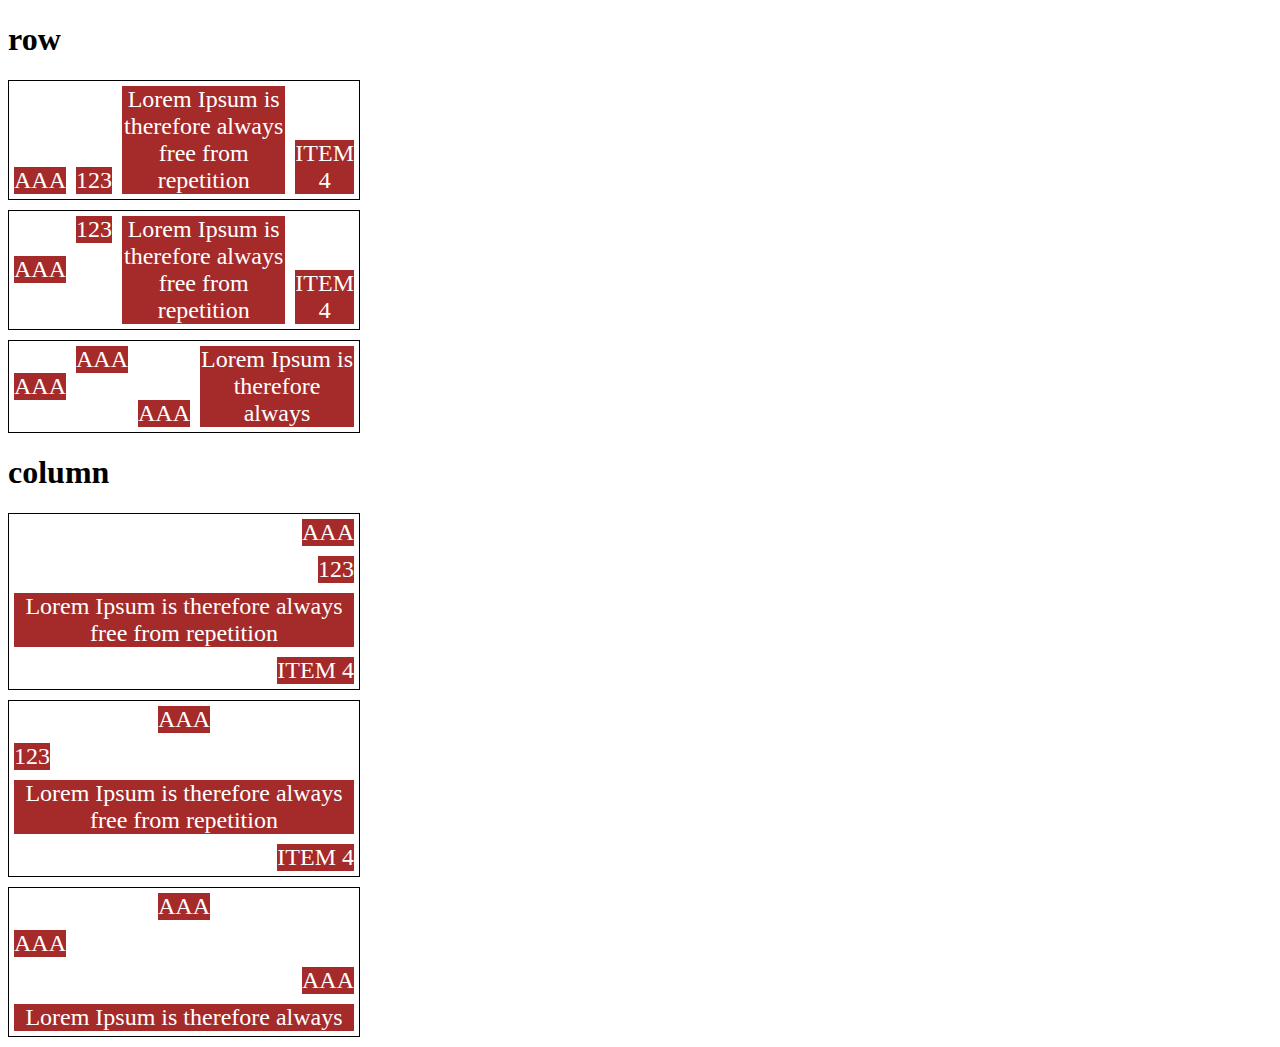
<file: Posicionando Elementos com Flexbox em CSS/13-align-self.html>
<!DOCTYPE html>
<html lang="en">
<head>
    <meta charset="UTF-8">
    <meta name="viewport" content="width=device-width, initial-scale=1.0">
    <title>Fundamnetos - align self</title>

    <style>
        .flex-container{
            max-width: 350px;
            border: 1px solid;
            margin-bottom: 10px;
            display: flex;
        }

        .align-container{
            align-items: flex-end;
        }

        .item{
            background-color: brown;
            color: white;
            font-size: 24px;
            text-align: center;
            margin: 5px;
        }

        .center{
            align-self: center;
        }

        .start{
            align-self: flex-start;
        }

        .end{
            align-self: flex-end;
        }

        .baseline{
            align-self: baseline;
        }

        .stretch{
            align-self: stretch;
        }

        .auto{
            align-self: auto;
        }

        .direction{
            flex-direction: column;
        }
    </style>
</head>
<body>

    <h1>row</h1>
    <section class="flex-container align-container">
        <div class="item auto">AAA</div>
        <div class="item auto">123</div>
        <div class="item auto">Lorem Ipsum is therefore always free from repetition</div>
        <div class="item auto">ITEM 4</div>
    </section>

    <section class="flex-container">
        <div class="item center">AAA</div>
        <div class="item start">123</div>
        <div class="item stretch">Lorem Ipsum is therefore always free from repetition</div>
        <div class="item end">ITEM 4</div>
    </section>

    <section class="flex-container">
        <div class="item center">AAA</div>
        <div class="item start">AAA</div>
        <div class="item end">AAA</div>
        <div class="item stretch">Lorem Ipsum is therefore always</div>
    </section>

    <h1>column</h1>

    <section class="flex-container align-container direction">
        <div class="item auto">AAA</div>
        <div class="item auto">123</div>
        <div class="item auto">Lorem Ipsum is therefore always free from repetition</div>
        <div class="item auto">ITEM 4</div>
    </section>

    <section class="flex-container direction">
        <div class="item center">AAA</div>
        <div class="item start">123</div>
        <div class="item stretch">Lorem Ipsum is therefore always free from repetition</div>
        <div class="item end">ITEM 4</div>
    </section>

    <section class="flex-container direction">
        <div class="item center">AAA</div>
        <div class="item start">AAA</div>
        <div class="item end">AAA</div>
        <div class="item stretch">Lorem Ipsum is therefore always</div>
    </section>
    
    
</body>
</html>
</file>
<file: guia-avioes/css/style.css>
body {
    font: 25px Verdana;
    color: black;
}
.navbar {
    background-color: #CED8F6;
}
.historia {
    background-color: #E0E6F8;
}
.margin {
    padding-bottom: 50px;
    padding-top: 20px;
}
.principais-tipos {
    background-color: #E6E0F8;
}
.funcoes {
    background-color: #FBEFF2;
}
.footer {
    background-color: #BDBDBD;
}
</file>
<file: Landing Page Instagram/style.css>
* {
    padding: 0;
    margin: 0;
    box-sizing: border-box;
    text-decoration: none;
    font-family: sans-serif;
    font-size: 14px;
}

body {
    width: 100%;
    min-height: 100vh;
    background-color: rgb(243, 243, 243);
    margin: 0;
    padding: 0;
    display: flex;
    justify-content: center;
}

.instagram-wrapper {
    display: flex;
    align-items: center;
    justify-content: start;
    width: 60%;
    height: 100vh;
}

.instagram-phone{
    display: flex;
    align-items: center;
    justify-content: center;
    width: 50%;
}

.instagram-phone img {
    height: 50rem;
}

.instagram-continue {
    display: flex;
    align-items: center;
    justify-content: space-around;
    flex-direction: column;
    width: 50%;
    min-height: 34rem;
}

.group {
    display: flex;
    justify-content: space-between;
    align-items: center;
    flex-direction: column;
    background-color: #ffffff;
    width: 100%;
    padding: 1.3rem 0;
    border: 1px solid lightgray;
}

.group:nth-child(1) {
    min-height: 19rem;
}

.instagram-logo {
    height: 3rem;
}

.profile-photo {
    display: flex;
    justify-content: center;
    align-items: center;
    border-radius: 50%;
    overflow: hidden;
}

.profile-photo img {
    height: 6rem;
}

.instagram-login {
    background-color: #0095f6;
    color: #ffffff;
    padding: 8px;
    border-radius: 4px;
}

.instagram-logout {
    color: #0095f6;
    margin-top: 1rem;
}

.not-account {
    color: rgb(160, 160, 160);
}

.link-blue {
    color: #0095f6;
}

.get-the-app {
    display: flex;
    flex-direction: column;
    align-items: center;
    justify-content: center;
    width: 100%;
    padding: 1.3 0;
}

.download {
    display: flex;
    width: 100%;
    justify-content: space-evenly;
    align-items: center;
    padding: 1rem;
}

.app-download{
    height: 3rem;
    width: 10rem;
    background-size: cover;
}

.app-download:nth-child(1){
    background-image: url('./img/apple-button.png')
}

.app-download:nth-child(2){
    background-image: url('./img/googleplay-button.png')
}

/* Media Queries */

@media (max-width: 1024px) {
    .instagram-wrapper {
        width: 90%;
    }
}

@media (max-width: 650px) {
    body {
        background-color: #ffffff;
    }
    .instagram-wrapper {
        width: 90%;
    }

    .instagram-phone {
        display: none;
    }

    .instagram-continue {
        width: 100%;
    }
    
    .group {
        border: 1px solid transparent;
    }
}
</file>
<file: pitty-the-model/style.css>
body {
    background-color: #e6ffe6 ;
    font: 16px Arial, Helvetica, sans-serif;
}

#principal {
    width: 100%;
}

#menu {
    background:	#a6cab6;
    padding: 18px;
}

a {
    color:#006400;
    text-decoration: none;
    font-weight: bold;
    padding: 5px;
}

#conteudo {
    padding: 10px;
    background-color: FFF5EE;
}

.centralizar {
    text-align: center;
}

h1 {
    color: #228B22;
    font-size: 1.2em;
}

.imagens {
    align-content: center;
    border: 3px solid #FFDAB9;
}
</file>
<file: Posicionando Elementos com Flexbox em CSS/flex-projeto/style.css>
*{
    margin: 0;
    padding: 0;
    font-family: 'Open Sans', sans-serif;
}

ul{
    list-style: none;
    margin: 0;
    padding: 0;
}

ul li a{
    text-decoration: none;
}

div img{
    display: block;
    width: 100%;
}

.flex-container{
    display: flex;
    max-width: 992px;
    margin: auto;
    width: 100%;
    min-width: 320px;
}

header{
    background-color: #122a57;
    height: 100px;
    display: flex;
    align-items: center;
    color: #fff;
}

header .list-items{
    display: flex;
    max-width: 260px;
    width: 100%;
    justify-content: space-between;
    align-items: center;
}
.list-items li a{
    color: #fff;
}

header .menu {
    justify-content: space-between;
}

.apresentacao{
    height: 100vh;
    align-items: center;
    justify-content: space-between;
}

.apresentacao .texto-apresentacao{
    min-height: 200px;
}

.texto-apresentacao h1{
    color: #122a57;
    font-size: 48px;
    margin-bottom: 10px;
}

.btn{
    background-color: #122a57;
    color: #fff;
    text-align: center;
    border-radius: 30px;
    width: 220px;
    display: block;
    text-decoration: none;
    height: 50px;
    line-height: 50px;
    margin-top: 10px;
    margin-bottom: 10px;
}

#quem-somos{
    flex-direction: row-reverse;
    align-items: center;
    justify-content: space-between;
}

#quem-somos h2{
    font-size: 32px;
    color: #122a57;
    display: flex;
    margin-bottom: 20px;
}

#quem-somos h2::before{
    content: "";
    height: 50px;
    width: 5px;
    margin-right: 5px;
    background-color: #122a57;
    position: relative;
} 

#quem-somos p{
    margin-bottom: 10px;
    width: 90%;
}

#quem-somos img{
    min-width: 420px;
}

.container-externo{
    background-color: #122a57;
    width: 100%;
}

#servicos{
    flex-direction: column;
    padding-top: 50px;
    padding-bottom: 100px;
}

#servicos h2{
    color: #fff;
    font-size: 32px;
    margin-bottom: 100px;
}

.list-servicos{
    display: flex;
    justify-content: space-between;
}

.list-servicos .item-servico{
    text-align: center;
}

.item-servico a{
    width: 220px;
    background-color: #fff;
    border-radius: 30px;
    height: 50px;
    text-align: center;
    line-height: 50px;
    padding: 5px 10px;
    color: #122a57;
    text-decoration: none;
    font-size: 12px;
    font-weight: 700;
}

.item-servico p{
    font-size: 18px;
    font-weight: 700;
    color: #fff;
    margin-top: 20px;
}

.item-servico img{
   width: 80%;
   margin: auto;
}

#planos{
    flex-direction: column;
    min-height: 100vh;
    padding-top: 50px;
}

#planos h2{
    font-size: 32px;
    color: #122a57;
}

.list-planos{
    display: flex;
    align-items: flex-end;
    justify-content: space-between;
}

.item-planos{
    flex: 1;
    border: 5px solid #122a57;
    margin-right: 20px;
    padding: 10px;
    max-width: 240px;
}

.item-planos .btn{
    margin: auto;
    margin-bottom: 20px;
}

.item-planos h3{
    font-size: 24px;
    display: flex;
    flex-direction: column;
    text-align: center;
    margin-top: 20px;
}

.item-planos h3::after{
    content: "";
    height: 3px;
    width: 100%;
    margin-bottom: 5px;
    background-color: #122a57;
    position: relative;
    margin-top: 20px;
    margin-bottom: 10px;
}

.item-planos ul{
    padding: 10px 20px;
    display: flex;
    flex-direction: column;
    margin-bottom: 10px;
}

.item-planos ul li{
    display: flex;
    flex-wrap: nowrap;
    align-items: center;
}

.item-planos ul li::before{
    content: "";
    width: 10px;
    height: 10px;
    background-color: #122a57;
    margin-right: 5px;
}

footer{
    background-color: #122a57;
    height: 70px;
    display: flex;
    align-items: center;
}

footer .footer{
    justify-content: space-between;
    color: #fff;
}

/* Mobile */
@media(max-width: 920px){
    .flex-container{
        flex-direction: column;
    }
    .apresentacao{
        flex-direction: column-reverse;
        width: 100%;
    }

    #quem-somos{
        flex-direction: column-reverse;
    }

    #quem-somos img{
        min-width: 320px;
        margin: auto;
    }

    .list-servicos{
        flex-direction: column;
    }

    .item-servico img{
        width: 50%;
        margin: auto;
    }

    .list-planos{
        flex-direction: column;
        align-items: flex-start;
        margin-bottom: 20px;
    }

    .list-planos .item-planos{
        max-width: 100%;
        margin: auto;
        width: 100%;
    }
}
</file>
